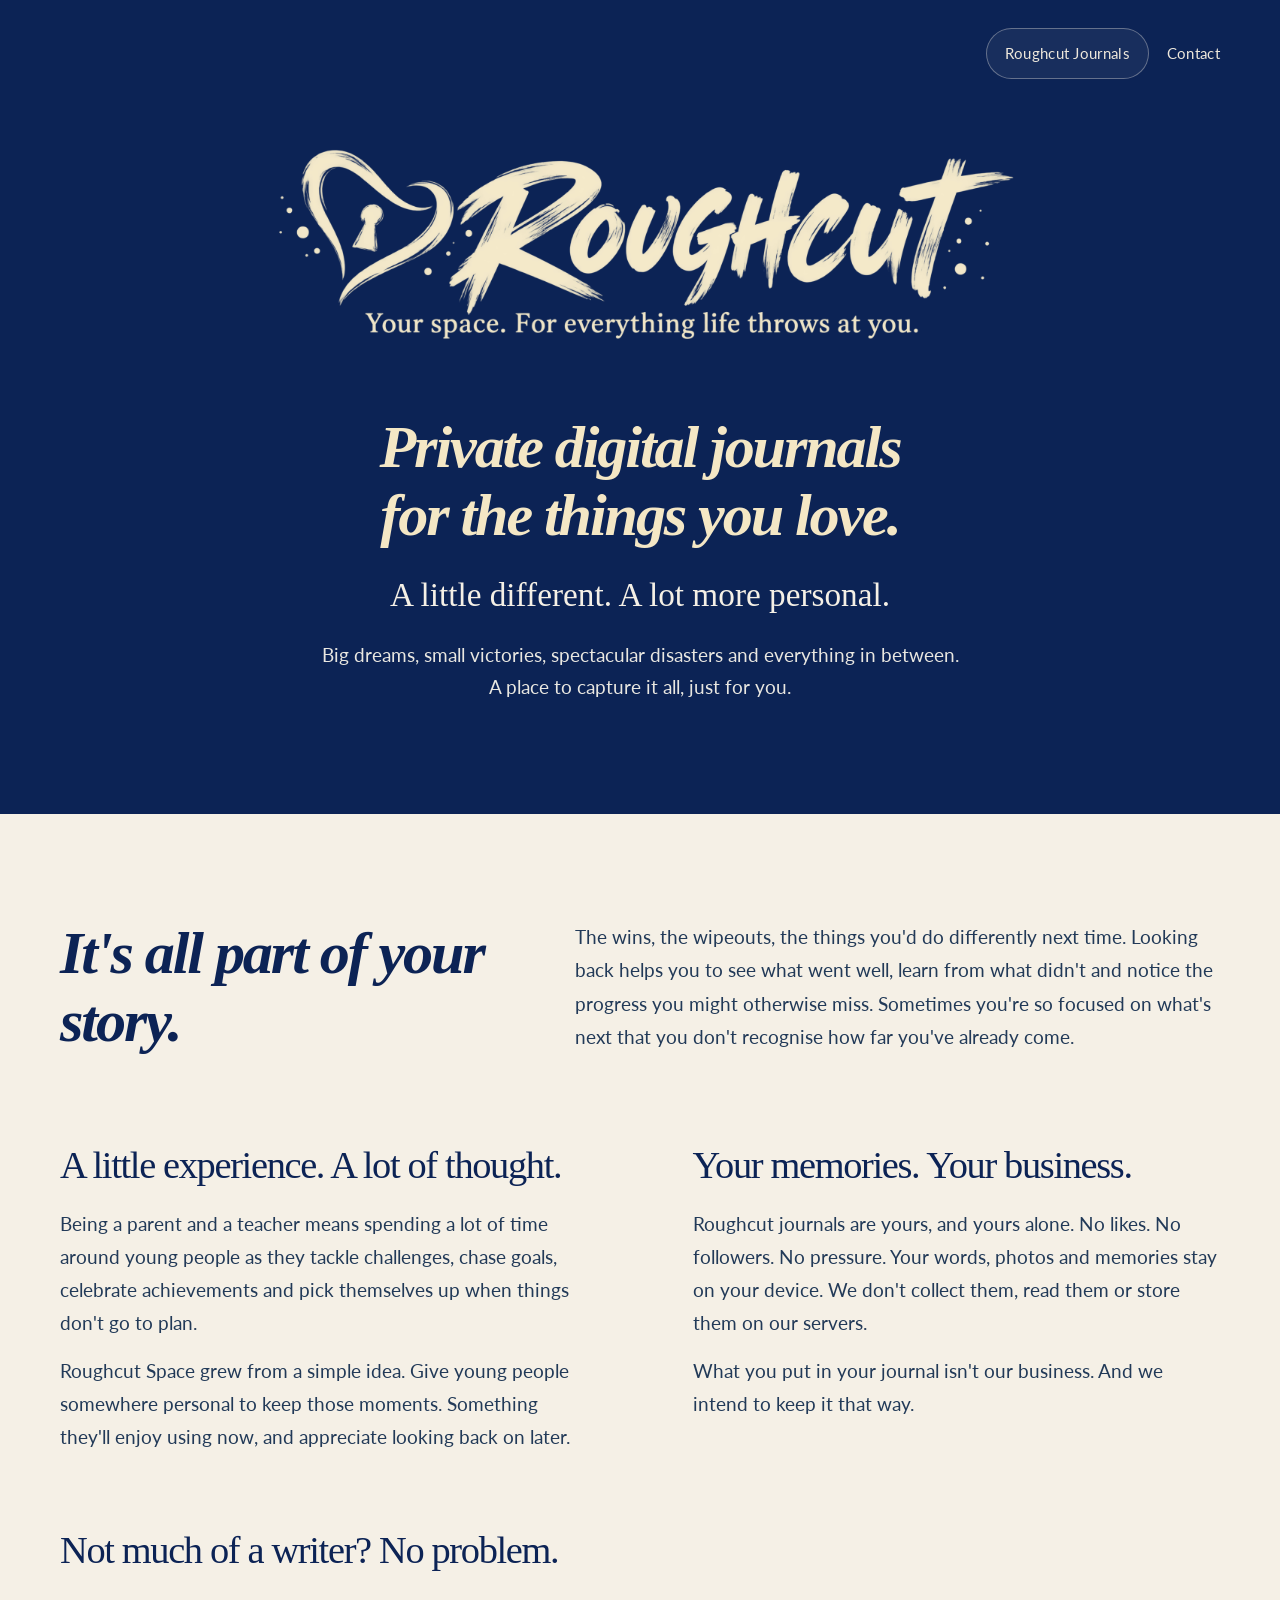
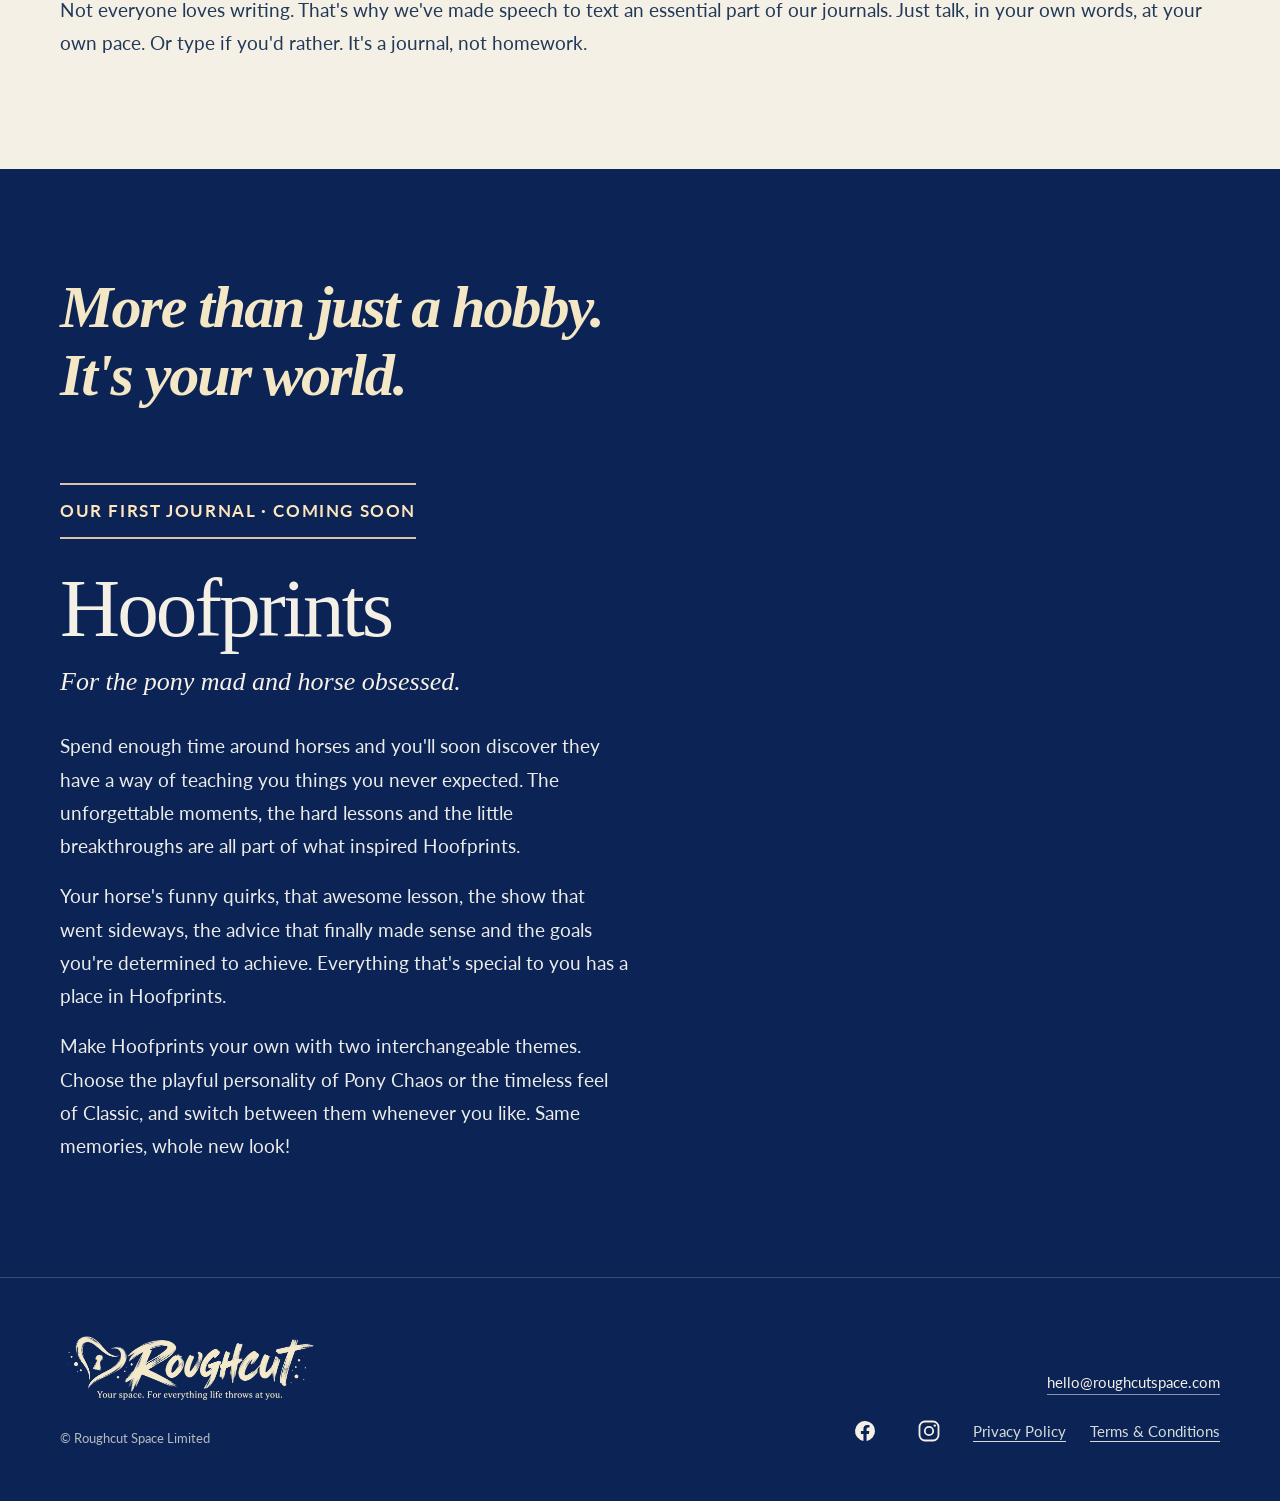
<file: index.html>
<!doctype html>
<html lang="en-NZ">
<head>
<link rel="icon" type="image/png" href="/roughcut-favicon-outlined.png?v=3">
<meta charset="UTF-8" />
<meta name="viewport" content="width=device-width, initial-scale=1" />
<meta name="description" content="Roughcut Space. Private digital journals for the things you love. Coming soon." />
<title>Roughcut Space | Coming soon</title>
<link rel="preconnect" href="https://fonts.googleapis.com" />
<link rel="preconnect" href="https://fonts.gstatic.com" crossorigin />
<link href="https://fonts.googleapis.com/css2?family=Lato:wght@400;500;700&display=swap" rel="stylesheet" />
<style>
:root{--navy:#0c2355;--ink:#182b3b;--cream:#f5f0e6;--pale:#e9e1d4;--slate:#243a49;--sand:#d9c4aa;--copy:#263542}*{box-sizing:border-box}html{scroll-behavior:smooth}body{margin:0;background:var(--navy);font-family:Arial,Helvetica,sans-serif;color:var(--cream);font-size:16px;line-height:1.67;-webkit-font-smoothing:antialiased;hyphens:none;overflow-wrap:normal}h1,h2,h3,p{margin:0}h1,h2,h3{font-family:Georgia,'Times New Roman',serif;letter-spacing:-.035em;line-height:1.08;font-weight:400}a{color:inherit;text-underline-offset:4px}header,.hero-inner,.ivory-inner,.hoof-inner,.footer-inner{width:min(1160px,calc(100% - 88px));margin:auto}.hero{background:var(--navy);min-height:710px}.topbar{display:flex;justify-content:space-between;align-items:center;padding:28px 0 18px;border-bottom:none}.topbar .brand{font-size:12px;letter-spacing:.20em;font-weight:700}.topbar nav{display:flex;gap:18px;align-items:center}.topbar nav a{font-size:12px;text-decoration:none;letter-spacing:.02em;color:#eee8dc}.topbar nav a:hover{text-decoration:underline}.topbar nav a.button-link{padding:12px 18px;border:1px solid rgba(245,240,230,.35);border-radius:999px;background:rgba(255,255,255,.05);text-decoration:none}.topbar nav a.button-link:hover{text-decoration:none;background:rgba(255,255,255,.1)}.hero-inner{padding:57px 0 110px}.hero-mark{width:min(590px,100%);height:auto;display:block;margin:0 0 46px -6px}.hero-grid{display:grid;grid-template-columns:minmax(0,720px) 1fr;align-items:center;gap:42px}.eyebrow{letter-spacing:.21em;font-size:11px;font-weight:700;color:var(--sand);text-transform:uppercase;margin-bottom:19px}.hero h1{font-size:clamp(48px,5.4vw,79px);max-width:800px}.hero .subhead{font-family:Georgia,'Times New Roman',serif;font-size:clamp(23px,2.3vw,30px);line-height:1.25;margin-top:25px}.hero .intro{font-size:17px;max-width:580px;color:#e9e7e1;line-height:1.75;margin-top:23px}.side-note{min-height:265px;border:1px solid rgba(245,240,230,.22);background:linear-gradient(145deg, rgba(255,255,255,.05), rgba(255,255,255,.01));display:flex;align-items:center;justify-content:center;padding:30px;max-width:350px;margin-left:auto;text-align:center;color:#e6e1d7}.side-note-inner{max-width:240px}.side-note .label{display:block;text-transform:uppercase;letter-spacing:.16em;font-size:11px;color:#d9c4aa;margin-bottom:16px}.side-note .big{font-family:Georgia,'Times New Roman',serif;font-style:italic;font-size:28px;line-height:1.2;margin-bottom:12px}.side-note .small{font-size:14px;line-height:1.7;color:#d5dbe3}.ivory{background:var(--cream);color:var(--ink)}.ivory-inner{padding:105px 0 110px}.reflection{display:grid;grid-template-columns: .8fr 1.2fr;gap:85px;padding-bottom:88px;align-items:center}.ivory h2{font-size:clamp(39px,4vw,60px)}.ivory p{font-size:16px;line-height:1.85;color:var(--copy)}.reflection p{max-width:650px;padding-top:0}.details{display:grid;grid-template-columns:1fr 1fr;column-gap:105px;row-gap:75px}.details article h3{font-size:35px;margin-bottom:20px}.details article p+p{margin-top:14px}.hoof{background:var(--slate)}.hoof-inner{padding:104px 0 115px}.hoof .kicker{font-family:Georgia,'Times New Roman',serif;font-size:clamp(39px,4vw,59px);line-height:1.13;max-width:800px;letter-spacing:-.03em;margin-bottom:74px}.hoof-grid{display:grid;grid-template-columns:1.07fr .93fr;gap:95px;align-items:start}.hoof h2{font-size:clamp(58px,6vw,88px);margin-bottom:10px}.hoof .for{font-family:Georgia,serif;font-style:italic;font-size:22px;line-height:1.35;margin-bottom:30px;color:#f7f1e7}.hoof p{font-size:16px;line-height:1.8;color:#ebece8}.hoof p+p{margin-top:17px}.art-space{min-height:415px;border:1px solid rgba(245,240,230,.27);display:flex;align-items:center;justify-content:center;text-align:center;padding:36px;color:#d7dbe0;font-size:13px;letter-spacing:.02em;background:rgba(255,255,255,.025)}.footer{background:#182b3b}.footer-inner{padding:44px 0 50px;display:flex;justify-content:space-between;align-items:flex-end;gap:24px}.footer-mark{max-width:258px;width:100%;height:auto;display:block;margin-bottom:13px}.footer p,.footer a{font-size:12px;color:#d6ddd9}.footer-links{display:flex;flex-wrap:wrap;gap:15px 24px;justify-content:flex-end}.footer-links span{font-size:12px;color:#d6ddd9}.footer small{font-size:11px;color:#b5bcbf}.foot-right{text-align:right}button{font:inherit}@media(max-width:900px){header,.hero-inner,.ivory-inner,.hoof-inner,.footer-inner{width:min(100% - 52px,680px)}.topbar nav{gap:12px}.hero{min-height:0}.hero-inner{padding:45px 0 95px}.hero-grid,.reflection,.hoof-grid{grid-template-columns:1fr;gap:24px}.side-note{display:flex;max-width:none;min-height:220px;margin-left:0}.reflection{gap:25px;padding-bottom:65px}.details{gap:58px 35px}.hoof .kicker{margin-bottom:52px}.art-space{min-height:285px}.hoof-grid{gap:45px}}@media(max-width:600px){header,.hero-inner,.ivory-inner,.hoof-inner,.footer-inner{width:calc(100% - 42px)}.topbar{padding:20px 0 16px}.topbar .brand{font-size:11px}.topbar nav{gap:12px;flex-wrap:wrap;justify-content:flex-end}.topbar nav a{font-size:11px}.hero-inner{padding:35px 0 77px}.hero-mark{margin:0 0 43px -4px;width:100%}.hero h1{font-size:clamp(40px,11vw,57px)}.hero .subhead{font-size:24px;margin-top:21px}.hero .intro{font-size:15px;line-height:1.75;margin-top:22px}.eyebrow{font-size:10px;letter-spacing:.18em}.ivory-inner{padding:77px 0 80px}.ivory h2{font-size:40px}.ivory p{font-size:15px;line-height:1.8}.reflection{padding-bottom:62px}.details{grid-template-columns:1fr;row-gap:57px}.details article h3{font-size:34px;margin-bottom:16px}.hoof-inner{padding:77px 0 82px}.hoof .kicker{font-size:41px;margin-bottom:46px}.hoof h2{font-size:65px}.hoof .for{font-size:22px}.hoof p{font-size:15px}.art-space{min-height:280px}.footer-inner{padding:37px 0 40px;display:block}.footer-mark{max-width:235px}.foot-right{text-align:left;margin-top:30px}.footer-links{justify-content:flex-start}}

/* Revision 2 — expressive, legible typography and a consistent navy finish */
body{font-size:18px}
.hero{background:var(--navy)}
.hero h1,.reflection h2,.hoof .kicker{font-style:italic;font-weight:400;letter-spacing:-.048em;line-height:1.16}
.hero h1{font-size:clamp(54px,5.8vw,86px)}
.hero .subhead{font-size:clamp(26px,2.6vw,35px)}
.hero .intro{font-size:19px;line-height:1.7;max-width:690px}
.hero .eyebrow{font-size:15px;letter-spacing:.13em;font-weight:700;color:#f4dfbc}
.side-note{font-size:15px;max-width:260px}
.topbar .brand{font-size:14px}
.topbar nav a{font-size:15px}
.ivory h2{font-size:clamp(46px,4.6vw,69px)}
.ivory p{font-size:18px;line-height:1.75}
.details article h3{font-size:clamp(36px,3vw,43px);line-height:1.15}
.hoof{background:var(--navy)}
.hoof .kicker{font-size:clamp(46px,4.7vw,69px);max-width:880px}
.hoof .eyebrow{display:inline-block;font-size:17px;letter-spacing:.095em;color:#ffe5bb;padding:12px 0;border-top:2px solid #d9c4aa;border-bottom:2px solid #d9c4aa;margin:0 0 25px;text-transform:uppercase}
.hoof h2{font-size:clamp(62px,6.5vw,92px)}
.hoof .for{font-size:26px}
.hoof p{font-size:18px;line-height:1.75}
.art-space{font-size:16px}
.footer{background:var(--navy);border-top:1px solid rgba(245,240,230,.2)}
.footer p,.footer a,.footer-links span{font-size:15px}
.footer small{font-size:13px}
@media(max-width:600px){
  .hero h1{font-size:clamp(45px,10.7vw,62px)}
  .hero .subhead{font-size:27px}
  .hero .intro{font-size:18px}
  .hero .eyebrow{font-size:13px}
  .topbar nav a{font-size:13px}.topbar nav a.button-link{padding:10px 14px}
  .ivory h2{font-size:44px}
  .ivory p{font-size:17px}
  .details article h3{font-size:37px}
  .hoof .kicker{font-size:44px}
  .hoof .eyebrow{font-size:14px;line-height:1.55}
  .hoof .for{font-size:23px}
  .hoof p{font-size:17px}
  .footer-links span,.footer a{font-size:14px}
}

/* Revision 3 — stronger editorial headlines, no About navigation item */
.hero h1,.reflection h2,.hoof .kicker{font-weight:700;letter-spacing:-.043em}
.hero h1{font-size:clamp(59px,6.25vw,94px);line-height:1.1}
.reflection h2{font-size:clamp(53px,5.15vw,78px);line-height:1.11}
.hoof .kicker{font-size:clamp(53px,5.3vw,78px);line-height:1.12}
@media(max-width:600px){
  .hero h1{font-size:clamp(48px,11.2vw,68px)}
  .reflection h2{font-size:clamp(48px,10.3vw,61px)}
  .hoof .kicker{font-size:clamp(48px,10.2vw,61px)}
}
/* Revision 5 — compact, uncluttered navigation on phones */
.topbar{justify-content:flex-end}
.topbar nav{flex-wrap:nowrap;white-space:nowrap}
@media(max-width:900px){
  .side-note{display:none}
}
@media(max-width:600px){
  .topbar{padding:16px 0 18px}
  .topbar nav{gap:20px;flex-wrap:nowrap;justify-content:flex-end;width:100%}
  .topbar nav a{font-size:14px;white-space:nowrap}
  .topbar nav a.button-link{font-size:13px;padding:9px 14px;flex-shrink:0}
  .hero-inner{padding-top:28px}
}
/* Let the final ivory section occupy the full desktop width. */
.details .wide-detail{grid-column:1 / -1;max-width:none}
.details .wide-detail p{max-width:none}

/* Brand harmonisation: warmer cream headings, source logo unchanged */
.hero h1, .hoof .kicker {color:#F4E7C5;}

/* Revision 10: richer brand navy headings and a warmer, contemporary body typeface */
:root{--ink:#0C2355;--copy:#223A58}
body{font-family:'Lato','Segoe UI',Arial,sans-serif}
.ivory h2,.ivory h3{color:#0C2355}
.ivory p{color:#223A58}


/* Revision 13: original logo centred and 30 percent larger on desktop */
.hero-mark{width:min(770px,100%);height:auto;margin:0 auto 48px;display:block}
@media(max-width:900px){.hero-mark{width:min(100%,700px);margin:0 auto 42px}}
@media(max-width:600px){.hero-mark{width:100%;margin:0 auto 37px}}

/* Revision 14: balance the three editorial headings with the actual logo */
.hero h1,.reflection h2,.hoof .kicker{
  font-size:clamp(42px,4.7vw,66px);
  line-height:1.13;
  letter-spacing:-.035em;
  font-weight:700;
}
.hero-grid{grid-template-columns:minmax(0,1fr) 265px;gap:48px;align-items:center}
.hero-mark{width:min(770px,100%);margin:0 auto 50px}
@media(max-width:900px){
  .hero-grid{grid-template-columns:1fr;gap:28px}
  .hero h1,.reflection h2,.hoof .kicker{font-size:clamp(43px,7vw,60px)}
}
@media(max-width:600px){
  .hero h1,.reflection h2,.hoof .kicker{font-size:clamp(39px,9.5vw,49px)}
  .hero-mark{margin-bottom:36px}
}


/* Keep the requested ending together on desktop; wrap normally on phones. */
@media (min-width:901px) {
  .hero h1 .keep-together { white-space:nowrap; }
}
@media (min-width:901px) and (max-width:1100px) {
  .hero h1 { font-size:clamp(42px,4.4vw,53px); }
}

/* Quiet image placeholders until original approved artwork is ready */
.side-note .image-coming,.art-space{font-family:Lato,Arial,sans-serif;font-size:16px;font-style:normal;font-weight:400;letter-spacing:.01em;color:#e9dfcd;text-transform:none}
/* Keep the closing phrase together on desktop, while allowing mobile wrapping. */
@media (min-width:901px){.hoof .kicker .keep-world{white-space:nowrap}}
.contact-email{margin:0 0 18px;font-size:clamp(17px,1.5vw,21px);line-height:1.4}.contact-email a{color:var(--cream);text-decoration:none;border-bottom:1px solid rgba(245,240,230,.55);padding-bottom:3px}.contact-email a:hover{border-bottom-color:var(--cream)}@media(max-width:600px){.contact-email{font-size:19px;margin-bottom:18px}}

/* Compact, accessible social icons */
.footer-links{align-items:center}
.footer-links .social-icon{display:inline-flex;align-items:center;justify-content:center;width:40px;height:40px;color:var(--cream);text-decoration:none;transition:opacity .15s ease}
.footer-links .social-icon svg{width:24px;height:24px;display:block}
.footer-links .social-icon:hover{opacity:.75}
.footer-links .social-icon:focus-visible{outline:2px solid var(--cream);outline-offset:4px;border-radius:3px}
/* Consistent body text and mobile landscape sizing */
html {
  -webkit-text-size-adjust: 100%;
  text-size-adjust: 100%;
}

.hero .intro,
.ivory p,
.hoof p {
  font-size: 19px;
}
  /* Centre the homepage introduction */
.hero-grid {
  display: block;
  text-align: center;
}

.hero-grid > div {
  max-width: 920px;
  margin: 0 auto;
}

.hero h1 {
  max-width: none;
}

.hero .intro {
  margin-left: auto;
  margin-right: auto;
}

@media (min-width: 901px) {
  .hoof-grid {
    align-items: center;
  }
}


@media (min-width: 901px) {
  .keep-capture {
    white-space: nowrap;
  }
}


@media (max-width: 600px) {
  .hero h1 {
    font-size: clamp(30px, 7vw, 38px);
  }

  .hero .subhead {
    font-size: clamp(22px, 5vw, 28px);
  }
}


@media (max-width: 600px) {
  .keep-personal {
    white-space: nowrap;
  }
}

@media (max-width: 600px) {
  .hero {
    padding-top: 60px;
  }
}


@media (min-width: 901px) {
  .hero-inner {
    padding-top: 10px;
  }
}

</style>
<link rel="preconnect" href="https://fonts.googleapis.com">
<link rel="preconnect" href="https://fonts.gstatic.com" crossorigin>
<link href="https://fonts.googleapis.com/css2?family=Lato:wght@400;500;600;700&display=swap" rel="stylesheet">
</head>
<body>
<section class="hero" id="top">
<header><div class="topbar"><nav aria-label="Main navigation"><a class="button-link" href="#journals">Roughcut Journals</a><a href="#contact">Contact</a></nav></div></header>
<div class="hero-inner">
<img class="hero-mark" src="roughcut-logo.png" alt="Roughcut Space. Your space. For everything life throws at you." />
<div class="hero-grid"><div><h1>Private digital journals <span class="keep-together">for the things you love.</span></h1><p class="subhead">A little different. 
<span class="keep-personal">A lot more personal.</span>
</p><p class="intro">Big dreams, small victories, spectacular disasters and everything in between. 
<span class="keep-capture">A place to capture it all, just for you.</span>
</p></div></div></div>
</div></section>
<section class="ivory" id="about"><div class="ivory-inner">
<div class="reflection"><h2>It's all part of your story.</h2><p>The wins, the wipeouts, the things you'd do differently next time. Looking back helps you to see what went well, learn from what didn't and notice the progress you might otherwise miss. Sometimes you're so focused on what's next that you don't recognise how far you've already come.</p></div>
<div class="details">
<article><h3>A little experience. A lot of thought.</h3><p>Being a parent and a teacher means spending a lot of time around young people as they tackle challenges, chase goals, celebrate achievements and pick themselves up when things don't go to plan.</p><p>Roughcut Space grew from a simple idea. Give young people somewhere personal to keep those moments. Something they'll enjoy using now, and appreciate looking back on later.</p></article>
<article><h3>Your memories. Your business.</h3><p>Roughcut journals are yours, and yours alone. No likes. No followers. No pressure. Your words, photos and memories stay on your device. We don't collect them, read them or store them on our servers.</p><p>What you put in your journal isn't our business. And we intend to keep it that way.</p></article>
<article class="wide-detail"><h3>Not much of a writer? No problem.</h3><p>Not everyone loves writing. That's why we've made speech to text an essential part of our journals. Just talk, in your own words, at your own pace. Or type if you'd rather. It's a journal, not homework.</p></article>
</div></div></section>
<section class="hoof" id="journals"><div class="hoof-inner"><div class="kicker">More than just a hobby. <span class="keep-world">It's your world.</span></div><div class="eyebrow">Our first journal · Coming soon</div><div class="hoof-grid"><div><h2>Hoofprints</h2><p class="for">For the pony mad and horse obsessed.</p><p>Spend enough time around horses and you'll soon discover they have a way of teaching you things you never expected. The unforgettable moments, the hard lessons and the little breakthroughs are all part of what inspired Hoofprints.</p><p>Your horse's funny quirks, that awesome lesson, the show that went sideways, the advice that finally made sense and the goals you're determined to achieve. Everything that's special to you has a place in Hoofprints.</p><p>Make Hoofprints your own with two interchangeable themes. Choose the playful personality of Pony Chaos or the timeless feel of Classic, and switch between them whenever you like. Same memories, whole new look!</p></div><div style="text-align:center;">
  <video autoplay muted loop playsinline
    aria-label="Hoofprints journal demonstration showing Classic and Pony Chaos themes"
    style="width:100%;max-height:520px;object-fit:contain;display:block;margin:auto;">
    <source src="hoofprints-website-faded-final%20(1).mp4" type="video/mp4">
  </video>
</div></div></div></section>
<footer class="footer" id="contact"><div class="footer-inner"><div><img class="footer-mark" src="roughcut-logo.png" alt="Roughcut Space"/><small>© Roughcut Space Limited</small></div><div class="foot-right"><p class="contact-email"><a href="mailto:hello@roughcutspace.com">hello@roughcutspace.com</a></p><div class="footer-links"><a class="social-icon" href="https://www.facebook.com/share/1E5uxoFX9Q/?mibextid=wwXIfr" aria-label="Roughcut Space on Facebook" title="Facebook" target="_blank" rel="noopener noreferrer"><svg viewBox="0 0 24 24" aria-hidden="true" focusable="false"><path fill="currentColor" d="M22 12a10 10 0 1 0-11.56 9.88v-6.99H7.9V12h2.54V9.8c0-2.51 1.49-3.9 3.77-3.9 1.1 0 2.25.2 2.25.2v2.46h-1.26c-1.25 0-1.64.78-1.64 1.58V12h2.78l-.45 2.89h-2.33v6.99A10 10 0 0 0 22 12Z"/></svg></a><a class="social-icon" href="https://www.instagram.com/roughcutspace/" aria-label="Roughcut Space on Instagram" title="Instagram" target="_blank" rel="noopener noreferrer"><svg viewBox="0 0 24 24" aria-hidden="true" focusable="false"><rect x="2.5" y="2.5" width="19" height="19" rx="5.5" fill="none" stroke="currentColor" stroke-width="1.8"/><circle cx="12" cy="12" r="4.2" fill="none" stroke="currentColor" stroke-width="1.8"/><circle cx="17.8" cy="6.6" r="1.2" fill="currentColor"/></svg></a>
  
<a href="/Privacy.html">Privacy Policy</a><a href="/terms.html">Terms &amp; Conditions</a>

</div></div></div></footer>
</body></html>
</file>
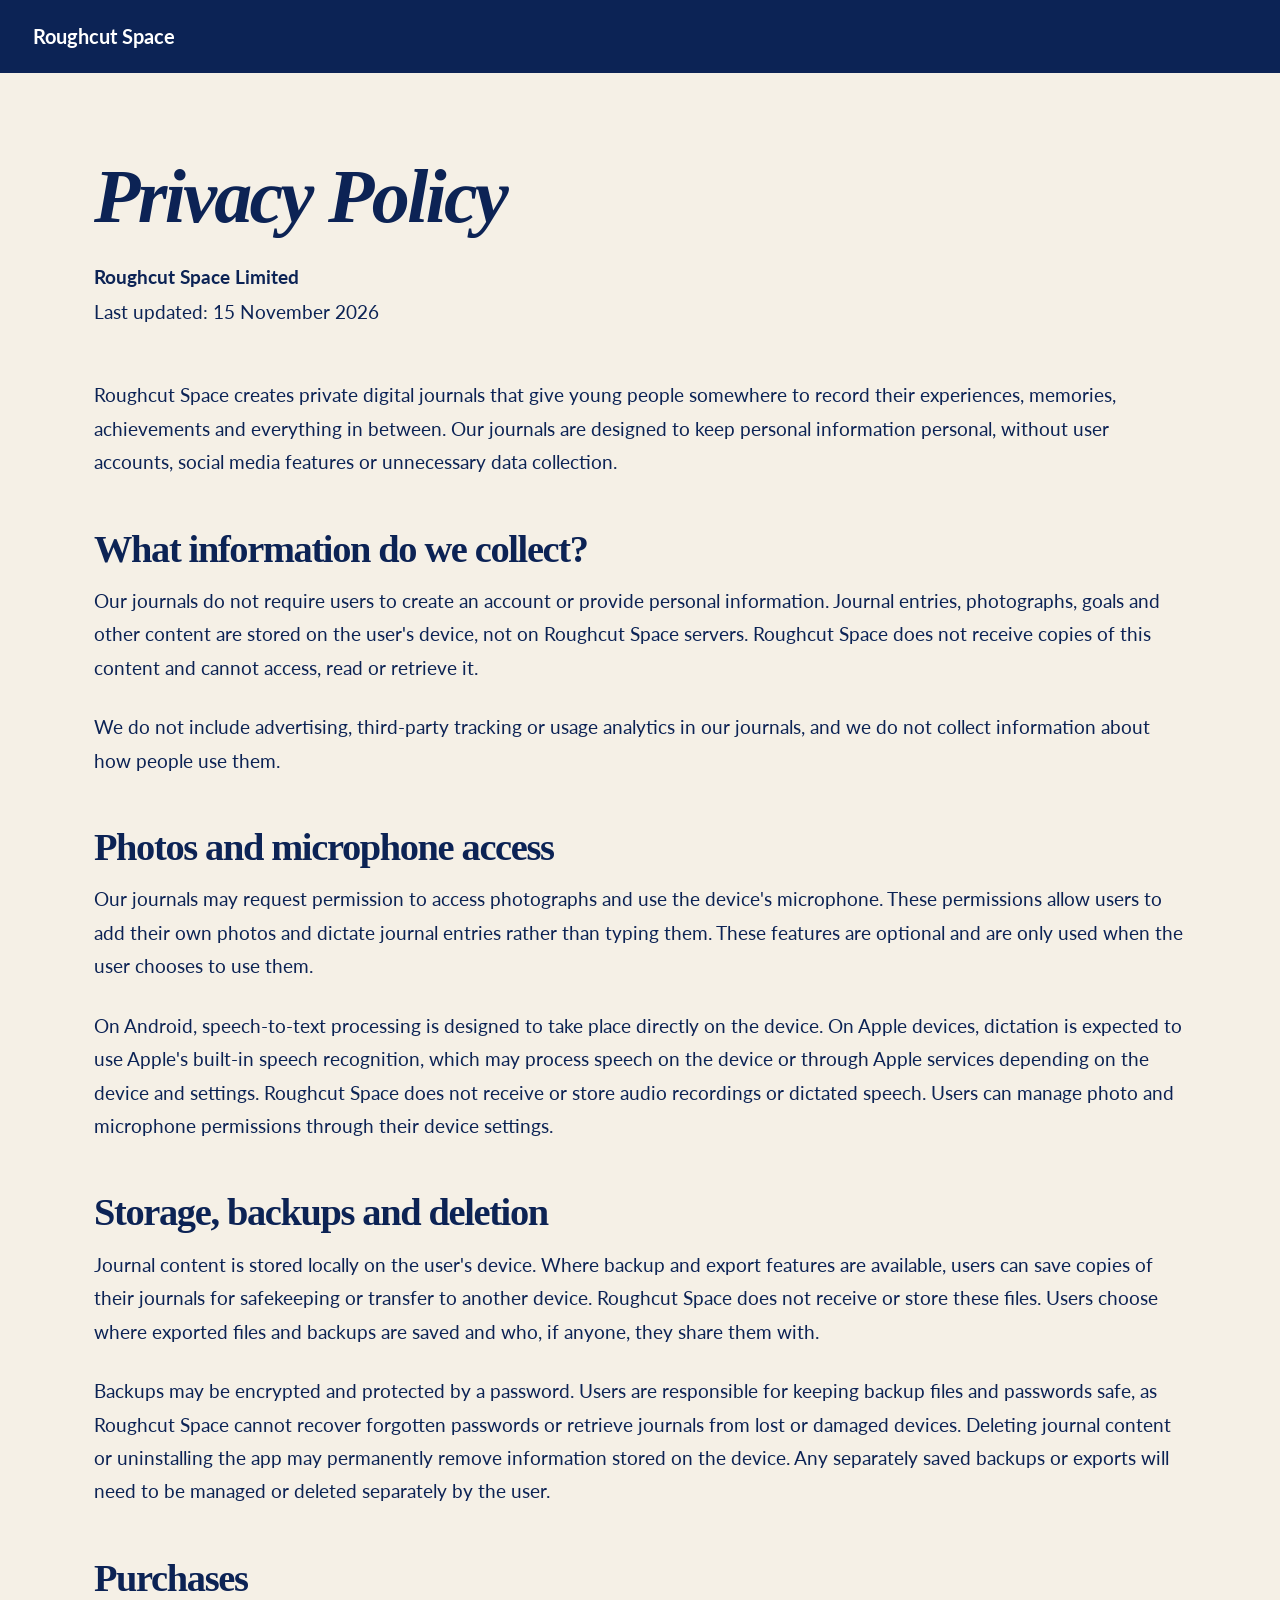
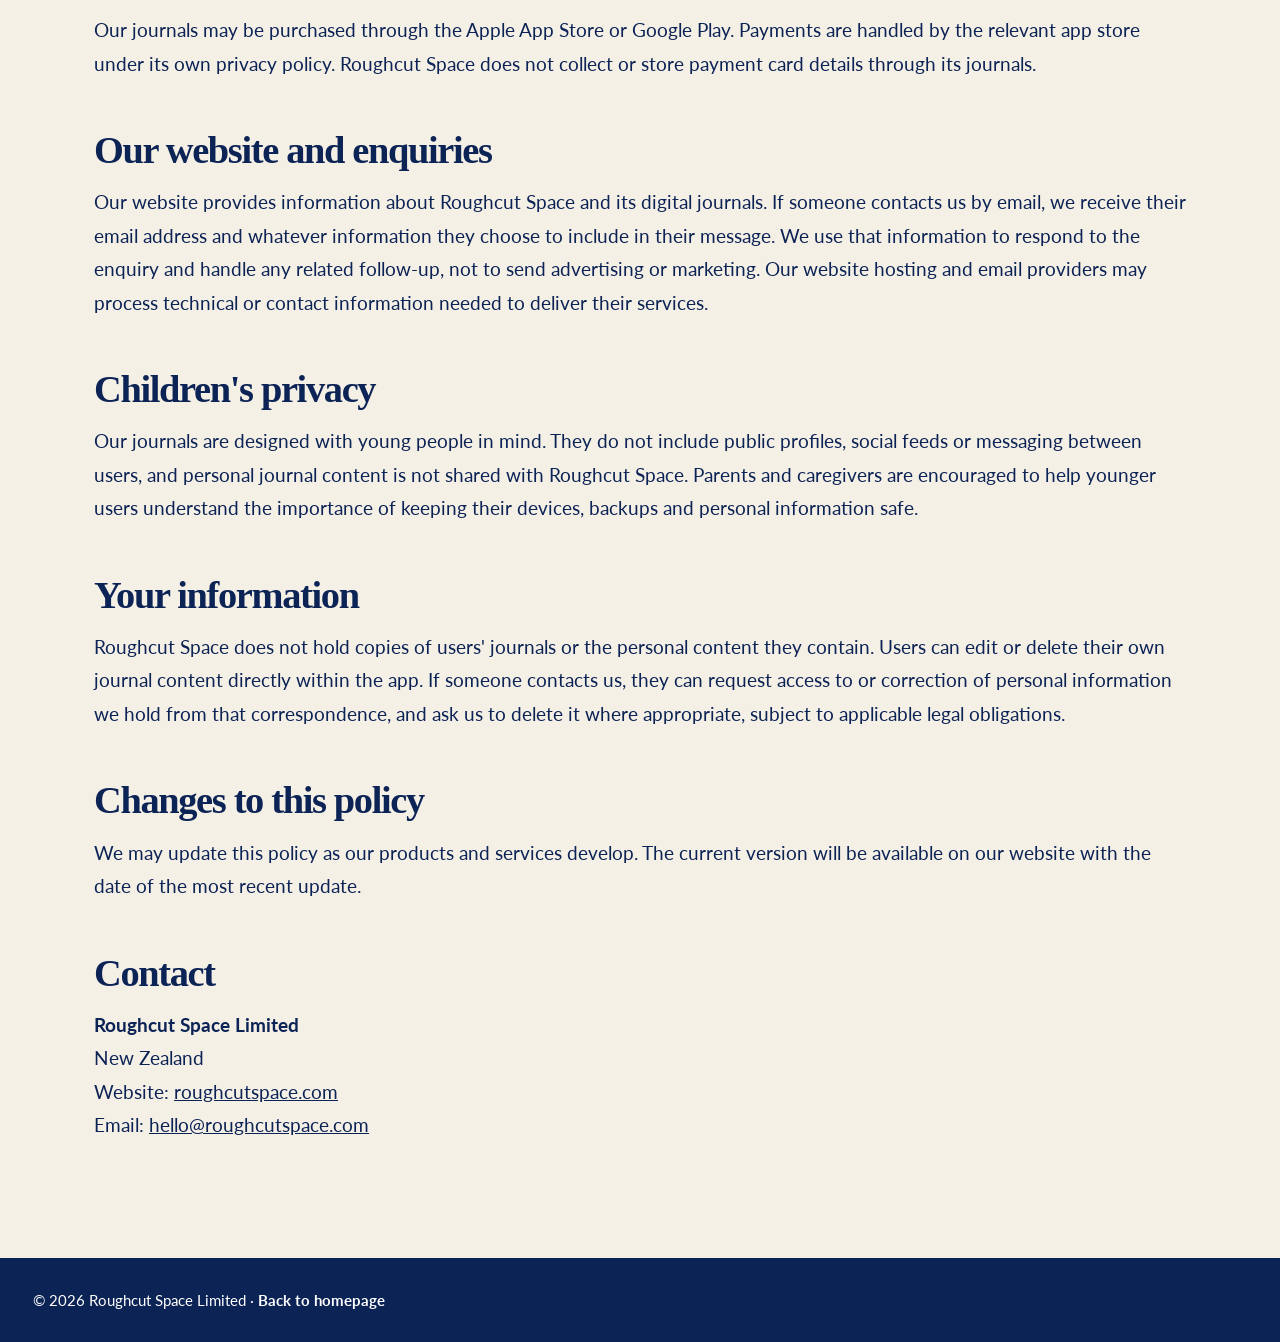
<file: Privacy.html>
<!doctype html><html lang="en-NZ"><head><meta charset="utf-8"><meta name="viewport" content="width=device-width,initial-scale=1"><title>Privacy Policy | Roughcut Space</title><link rel="preconnect" href="https://fonts.googleapis.com"><link rel="preconnect" href="https://fonts.gstatic.com" crossorigin><link href="https://fonts.googleapis.com/css2?family=Lato:wght@400;700&display=swap" rel="stylesheet"><style>
:root{--navy:#0C2355;--cream:#F5F0E6;--copy:#0C2355}
*{box-sizing:border-box}
html{-webkit-text-size-adjust:100%;text-size-adjust:100%}
body{margin:0;background:var(--cream);color:var(--copy);font-family:'Lato',Arial,sans-serif;font-size:19px;line-height:1.76;-webkit-font-smoothing:antialiased;hyphens:none}
.topbar,.footer{background:var(--navy);color:#fff}
.bar-inner{width:min(1215px,calc(100% - 56px));margin:0 auto;padding:19px 0}
.topbar a,.footer a{color:#fff;text-decoration:none;font-weight:700}
.topbar a{font-size:20px}
main{max-width:1092px;width:calc(100% - 56px);margin:0 auto;padding:78px 0 90px}
h1,h2{font-family:Georgia,'Times New Roman',serif;color:var(--navy);letter-spacing:-.035em}
h1{font-size:clamp(46px,6vw,76px);font-weight:700;font-style:italic;line-height:1.2;margin:0 0 18px}
h2{font-size:clamp(28px,3vw,42px);line-height:1.18;margin:48px 0 12px}
p{margin:0 0 26px}.metadata{margin:0 0 50px}.metadata p{margin:0 0 1px}.metadata p:first-child{font-weight:700}
a{color:var(--navy)}.footer .bar-inner{padding:29px 0;font-size:15px;font-weight:400}
@media(max-width:650px){main{padding:46px 0 64px}body{font-size:17px}.topbar a{font-size:18px}h2{margin-top:38px}}
</style></head><body><header class="topbar"><div class="bar-inner"><a href="/">Roughcut Space</a></div></header><main><h1>Privacy Policy</h1><div class="metadata"><p>Roughcut Space Limited</p><p>Last updated: 15 November 2026</p></div><p>Roughcut Space creates private digital journals that give young people somewhere to record their experiences, memories, achievements and everything in between. Our journals are designed to keep personal information personal, without user accounts, social media features or unnecessary data collection.</p><h2>What information do we collect?</h2><p>Our journals do not require users to create an account or provide personal information. Journal entries, photographs, goals and other content are stored on the user&#x27;s device, not on Roughcut Space servers. Roughcut Space does not receive copies of this content and cannot access, read or retrieve it.</p><p>We do not include advertising, third-party tracking or usage analytics in our journals, and we do not collect information about how people use them.</p><h2>Photos and microphone access</h2><p>Our journals may request permission to access photographs and use the device&#x27;s microphone. These permissions allow users to add their own photos and dictate journal entries rather than typing them. These features are optional and are only used when the user chooses to use them.</p><p>On Android, speech-to-text processing is designed to take place directly on the device. On Apple devices, dictation is expected to use Apple&#x27;s built-in speech recognition, which may process speech on the device or through Apple services depending on the device and settings. Roughcut Space does not receive or store audio recordings or dictated speech. Users can manage photo and microphone permissions through their device settings.</p><h2>Storage, backups and deletion</h2><p>Journal content is stored locally on the user&#x27;s device. Where backup and export features are available, users can save copies of their journals for safekeeping or transfer to another device. Roughcut Space does not receive or store these files. Users choose where exported files and backups are saved and who, if anyone, they share them with.</p><p>Backups may be encrypted and protected by a password. Users are responsible for keeping backup files and passwords safe, as Roughcut Space cannot recover forgotten passwords or retrieve journals from lost or damaged devices. Deleting journal content or uninstalling the app may permanently remove information stored on the device. Any separately saved backups or exports will need to be managed or deleted separately by the user.</p><h2>Purchases</h2><p>Our journals may be purchased through the Apple App Store or Google Play. Payments are handled by the relevant app store under its own privacy policy. Roughcut Space does not collect or store payment card details through its journals.</p><h2>Our website and enquiries</h2><p>Our website provides information about Roughcut Space and its digital journals. If someone contacts us by email, we receive their email address and whatever information they choose to include in their message. We use that information to respond to the enquiry and handle any related follow-up, not to send advertising or marketing. Our website hosting and email providers may process technical or contact information needed to deliver their services.</p><h2>Children&#x27;s privacy</h2><p>Our journals are designed with young people in mind. They do not include public profiles, social feeds or messaging between users, and personal journal content is not shared with Roughcut Space. Parents and caregivers are encouraged to help younger users understand the importance of keeping their devices, backups and personal information safe.</p><h2>Your information</h2><p>Roughcut Space does not hold copies of users&#x27; journals or the personal content they contain. Users can edit or delete their own journal content directly within the app. If someone contacts us, they can request access to or correction of personal information we hold from that correspondence, and ask us to delete it where appropriate, subject to applicable legal obligations.</p><h2>Changes to this policy</h2><p>We may update this policy as our products and services develop. The current version will be available on our website with the date of the most recent update.</p><h2>Contact</h2><p><strong>Roughcut Space Limited</strong><br>New Zealand<br>Website: <a href="https://roughcutspace.com">roughcutspace.com</a><br>Email: <a href="mailto:hello@roughcutspace.com">hello@roughcutspace.com</a></p></main><footer class="footer"><div class="bar-inner">© 2026 Roughcut Space Limited · <a href="/">Back to homepage</a></div></footer></body></html>
</file>
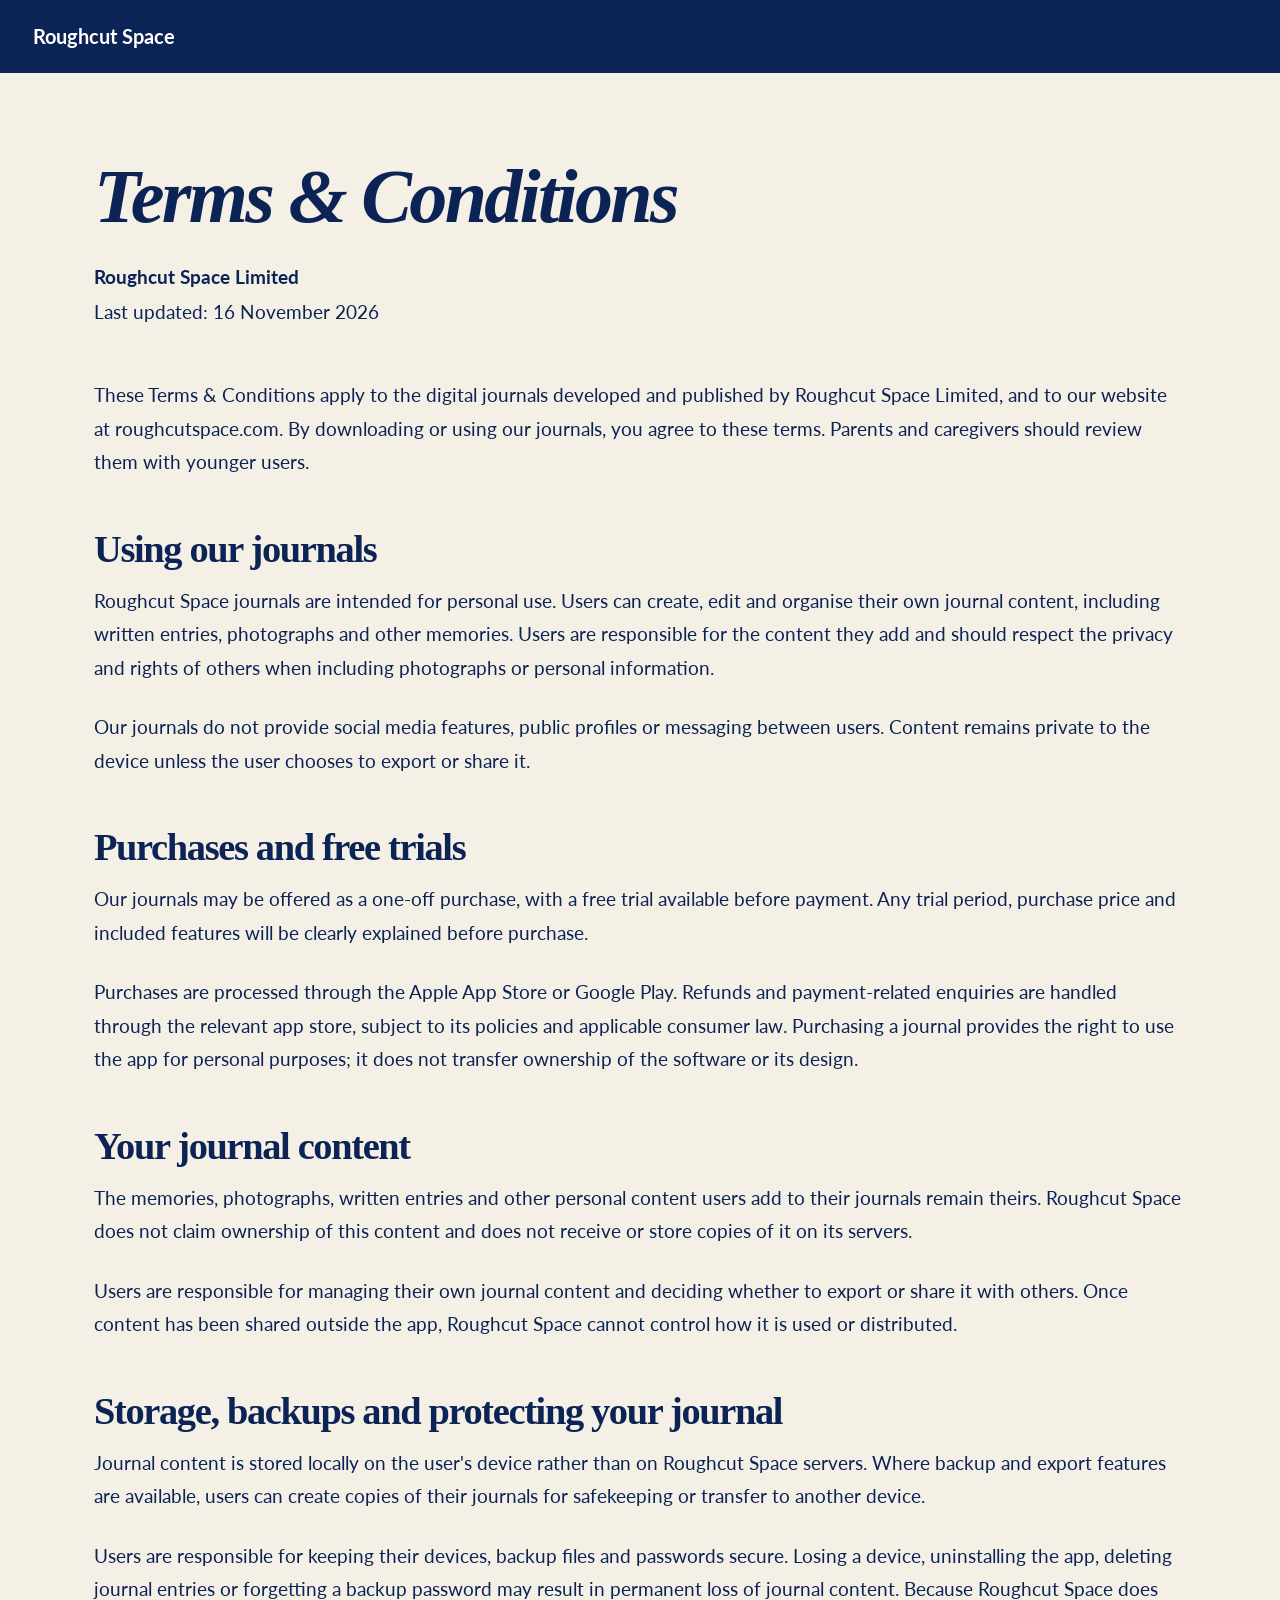
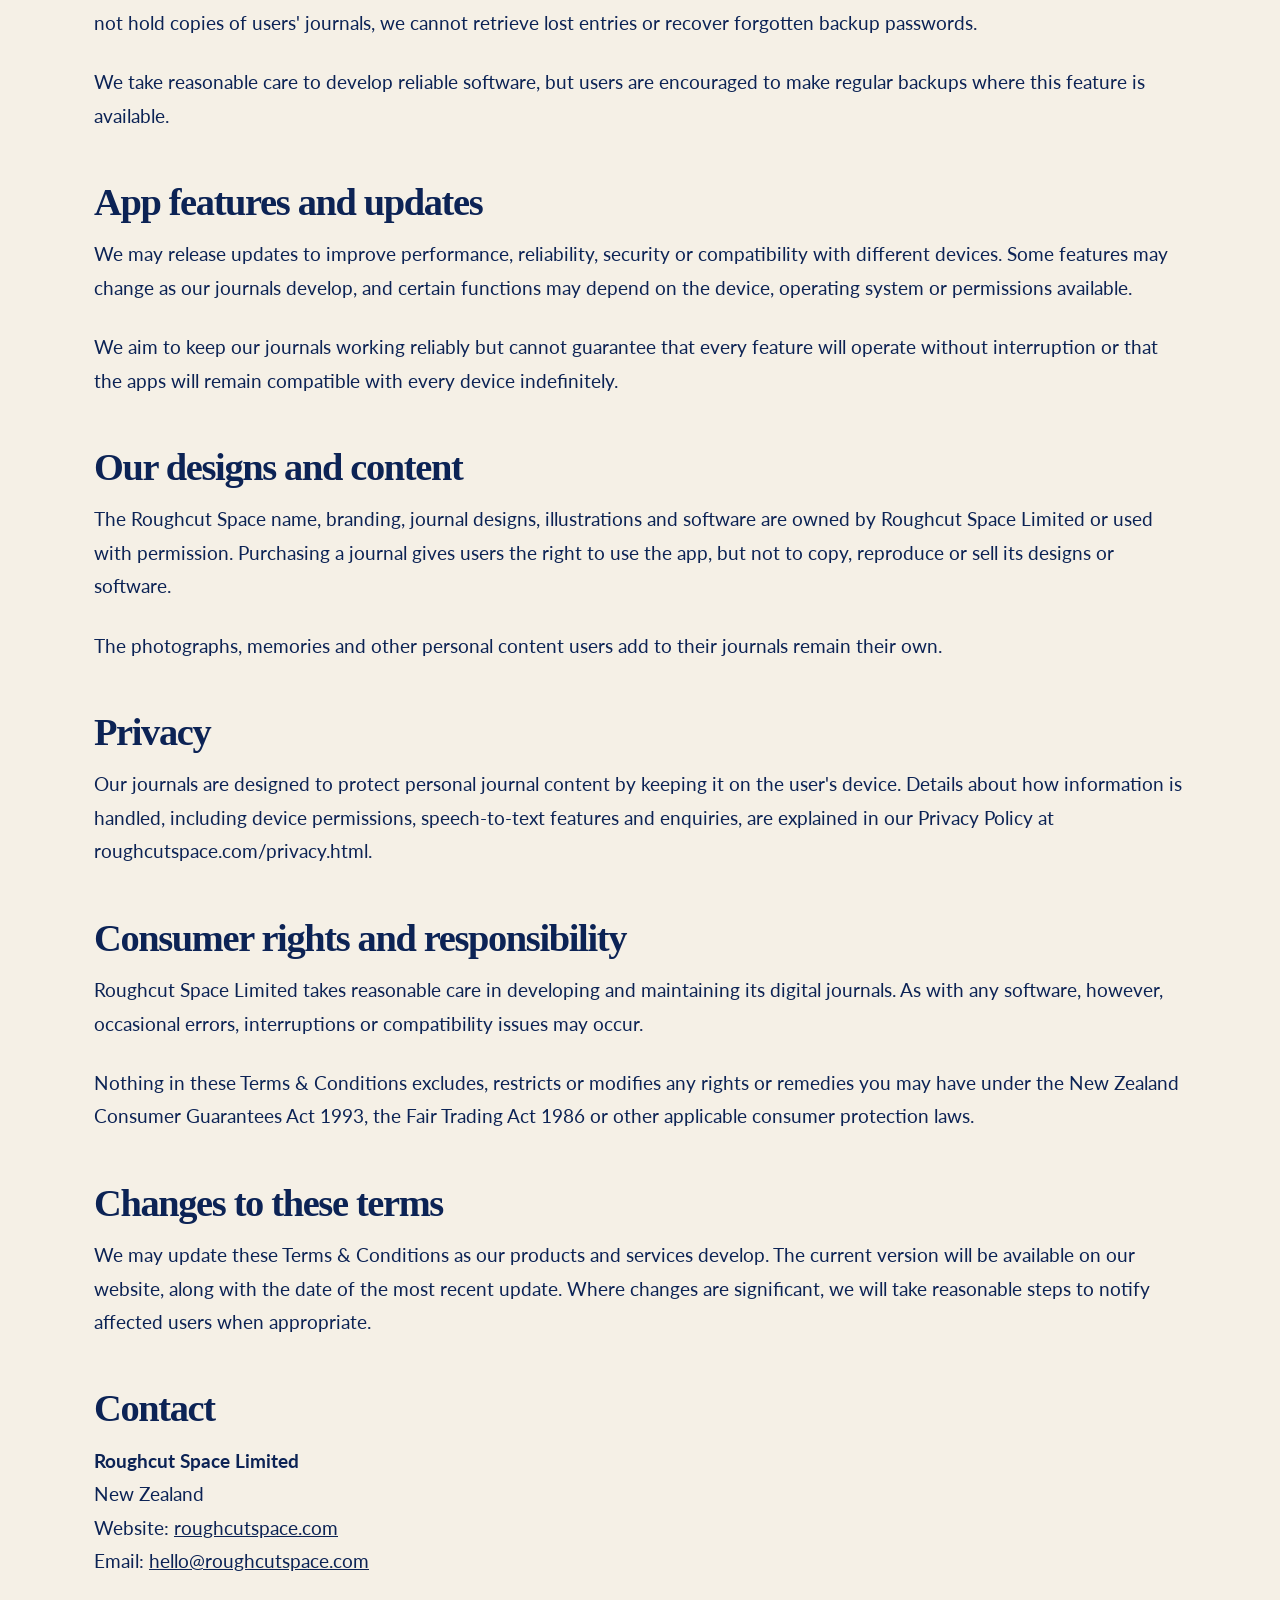
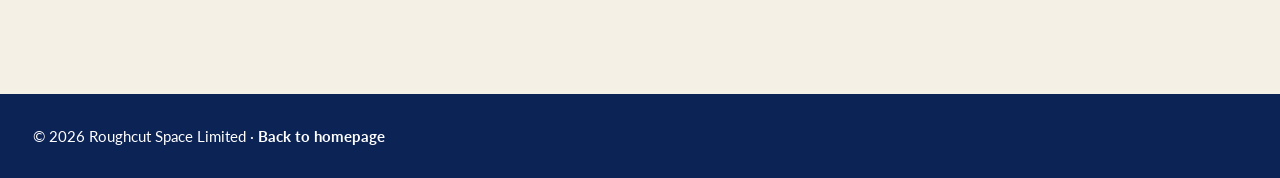
<file: terms.html>
<!doctype html><html lang="en-NZ"><head><meta charset="utf-8"><meta name="viewport" content="width=device-width,initial-scale=1"><title>Terms &amp; Conditions | Roughcut Space</title><link rel="preconnect" href="https://fonts.googleapis.com"><link rel="preconnect" href="https://fonts.gstatic.com" crossorigin><link href="https://fonts.googleapis.com/css2?family=Lato:wght@400;700&display=swap" rel="stylesheet"><style>
:root{--navy:#0C2355;--cream:#F5F0E6;--copy:#0C2355}
*{box-sizing:border-box}
html{-webkit-text-size-adjust:100%;text-size-adjust:100%}
body{margin:0;background:var(--cream);color:var(--copy);font-family:'Lato',Arial,sans-serif;font-size:19px;line-height:1.76;-webkit-font-smoothing:antialiased;hyphens:none}
.topbar,.footer{background:var(--navy);color:#fff}
.bar-inner{width:min(1215px,calc(100% - 56px));margin:0 auto;padding:19px 0}
.topbar a,.footer a{color:#fff;text-decoration:none;font-weight:700}
.topbar a{font-size:20px}
main{max-width:1092px;width:calc(100% - 56px);margin:0 auto;padding:78px 0 90px}
h1,h2{font-family:Georgia,'Times New Roman',serif;color:var(--navy);letter-spacing:-.035em}
h1{font-size:clamp(46px,6vw,76px);font-weight:700;font-style:italic;line-height:1.2;margin:0 0 18px}
h2{font-size:clamp(28px,3vw,42px);line-height:1.18;margin:48px 0 12px}
p{margin:0 0 26px}.metadata{margin:0 0 50px}.metadata p{margin:0 0 1px}.metadata p:first-child{font-weight:700}
a{color:var(--navy)}.footer .bar-inner{padding:29px 0;font-size:15px;font-weight:400}
@media(max-width:650px){main{padding:46px 0 64px}body{font-size:17px}.topbar a{font-size:18px}h2{margin-top:38px}}
</style></head><body><header class="topbar"><div class="bar-inner"><a href="/">Roughcut Space</a></div></header><main><h1>Terms &amp; Conditions</h1><div class="metadata"><p>Roughcut Space Limited</p><p>Last updated: 16 November 2026</p></div><p>These Terms &amp; Conditions apply to the digital journals developed and published by Roughcut Space Limited, and to our website at roughcutspace.com. By downloading or using our journals, you agree to these terms. Parents and caregivers should review them with younger users.</p><h2>Using our journals</h2><p>Roughcut Space journals are intended for personal use. Users can create, edit and organise their own journal content, including written entries, photographs and other memories. Users are responsible for the content they add and should respect the privacy and rights of others when including photographs or personal information.</p><p>Our journals do not provide social media features, public profiles or messaging between users. Content remains private to the device unless the user chooses to export or share it.</p><h2>Purchases and free trials</h2><p>Our journals may be offered as a one-off purchase, with a free trial available before payment. Any trial period, purchase price and included features will be clearly explained before purchase.</p><p>Purchases are processed through the Apple App Store or Google Play. Refunds and payment-related enquiries are handled through the relevant app store, subject to its policies and applicable consumer law. Purchasing a journal provides the right to use the app for personal purposes; it does not transfer ownership of the software or its design.</p><h2>Your journal content</h2><p>The memories, photographs, written entries and other personal content users add to their journals remain theirs. Roughcut Space does not claim ownership of this content and does not receive or store copies of it on its servers.</p><p>Users are responsible for managing their own journal content and deciding whether to export or share it with others. Once content has been shared outside the app, Roughcut Space cannot control how it is used or distributed.</p><h2>Storage, backups and protecting your journal</h2><p>Journal content is stored locally on the user&#x27;s device rather than on Roughcut Space servers. Where backup and export features are available, users can create copies of their journals for safekeeping or transfer to another device.</p><p>Users are responsible for keeping their devices, backup files and passwords secure. Losing a device, uninstalling the app, deleting journal entries or forgetting a backup password may result in permanent loss of journal content. Because Roughcut Space does not hold copies of users&#x27; journals, we cannot retrieve lost entries or recover forgotten backup passwords.</p><p>We take reasonable care to develop reliable software, but users are encouraged to make regular backups where this feature is available.</p><h2>App features and updates</h2><p>We may release updates to improve performance, reliability, security or compatibility with different devices. Some features may change as our journals develop, and certain functions may depend on the device, operating system or permissions available.</p><p>We aim to keep our journals working reliably but cannot guarantee that every feature will operate without interruption or that the apps will remain compatible with every device indefinitely.</p><h2>Our designs and content</h2><p>The Roughcut Space name, branding, journal designs, illustrations and software are owned by Roughcut Space Limited or used with permission. Purchasing a journal gives users the right to use the app, but not to copy, reproduce or sell its designs or software.</p><p>The photographs, memories and other personal content users add to their journals remain their own.</p><h2>Privacy</h2><p>Our journals are designed to protect personal journal content by keeping it on the user&#x27;s device. Details about how information is handled, including device permissions, speech-to-text features and enquiries, are explained in our Privacy Policy at roughcutspace.com/privacy.html.</p><h2>Consumer rights and responsibility</h2><p>Roughcut Space Limited takes reasonable care in developing and maintaining its digital journals. As with any software, however, occasional errors, interruptions or compatibility issues may occur.</p><p>Nothing in these Terms &amp; Conditions excludes, restricts or modifies any rights or remedies you may have under the New Zealand Consumer Guarantees Act 1993, the Fair Trading Act 1986 or other applicable consumer protection laws.</p><h2>Changes to these terms</h2><p>We may update these Terms &amp; Conditions as our products and services develop. The current version will be available on our website, along with the date of the most recent update. Where changes are significant, we will take reasonable steps to notify affected users when appropriate.</p><h2>Contact</h2><p><strong>Roughcut Space Limited</strong><br>New Zealand<br>Website: <a href="https://roughcutspace.com">roughcutspace.com</a><br>Email: <a href="mailto:hello@roughcutspace.com">hello@roughcutspace.com</a></p></main><footer class="footer"><div class="bar-inner">© 2026 Roughcut Space Limited · <a href="/">Back to homepage</a></div></footer></body></html>
</file>
